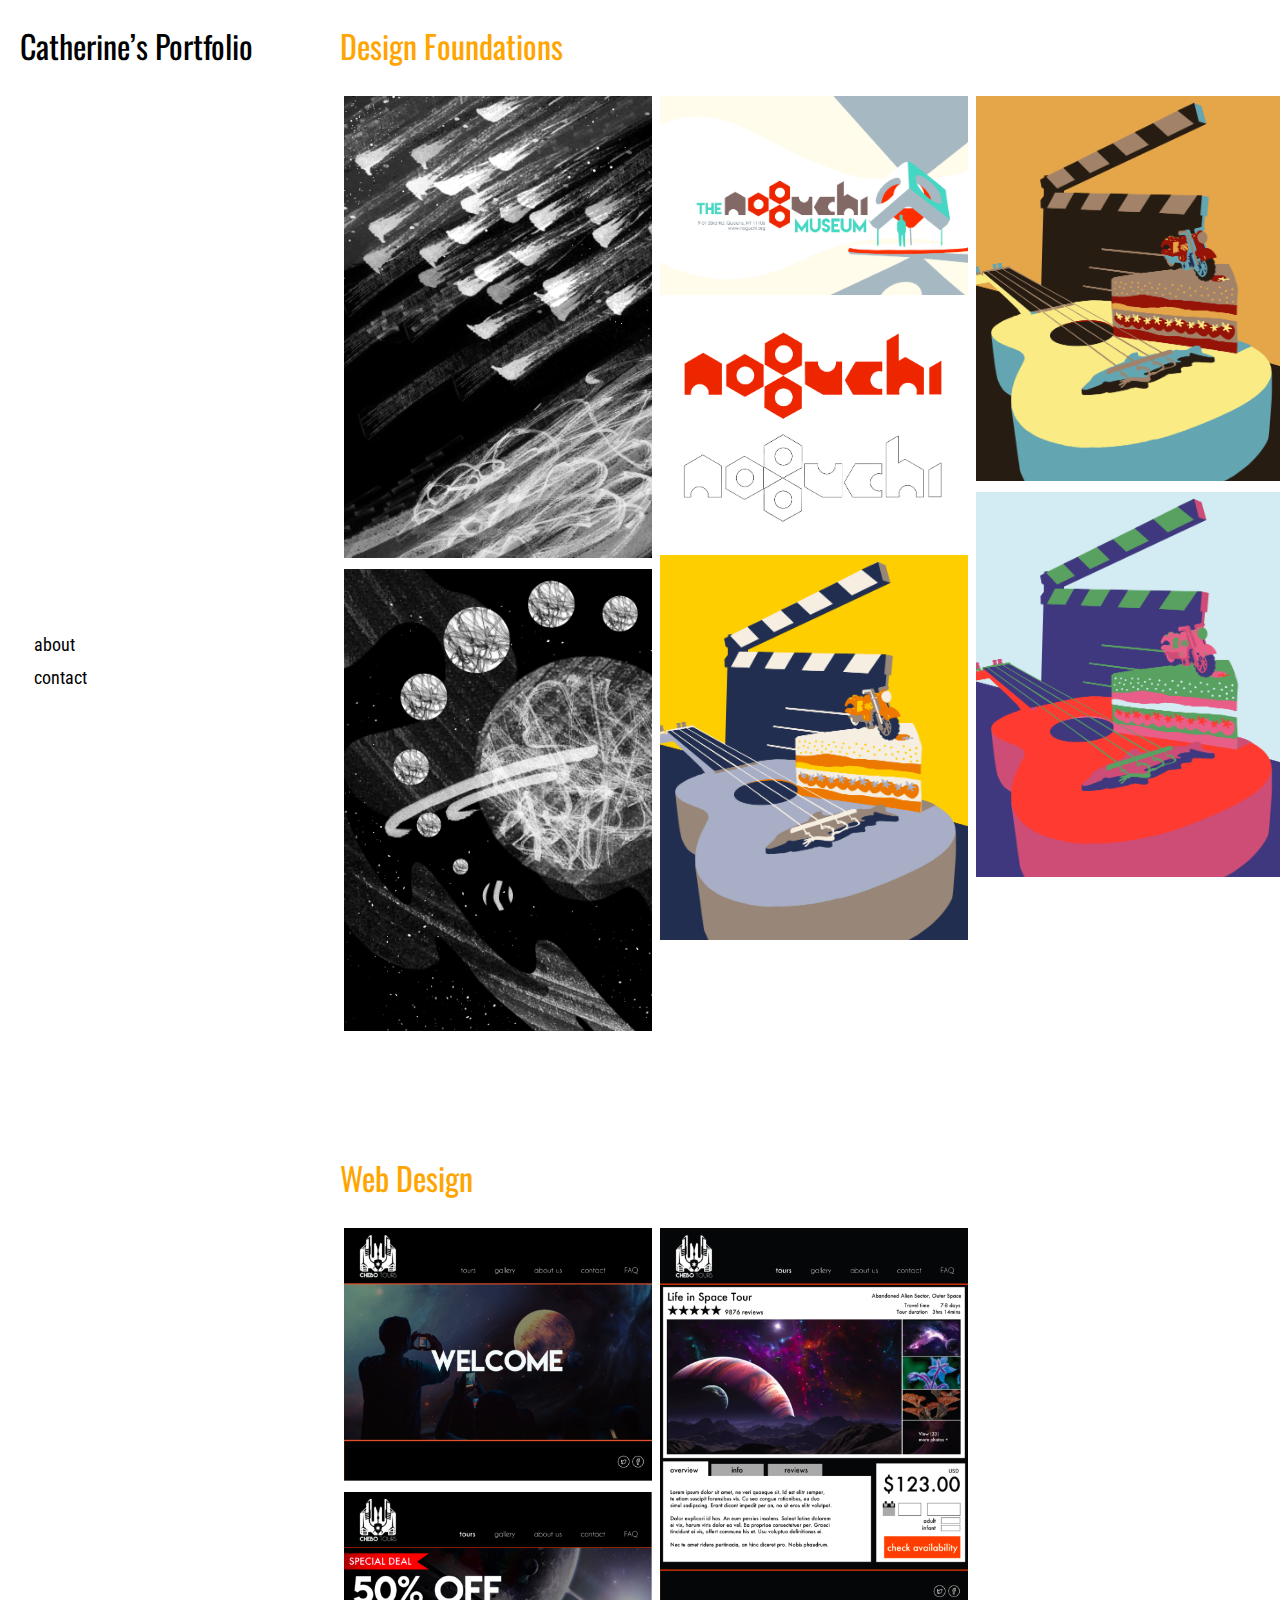
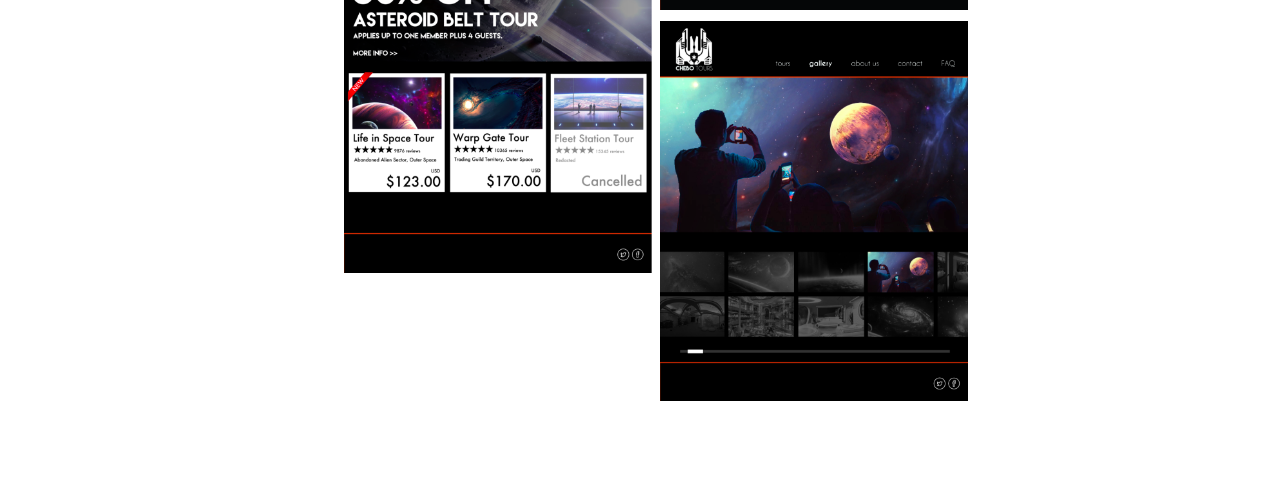
<file: index.html>
<!DOCTYPE html>
<html lang="en">
<head>
   <meta charset="utf-8">
   <meta name="viewport" content="width=device-width,initial-scale=1">
   <title>Home | Catherine’s Portfolio</title>
   <link rel="stylesheet" href="css/base.css">
   <link rel="stylesheet" href="css/style.css">
   <link href="https://fonts.googleapis.com/css?family=Oswald|Roboto+Condensed" rel="stylesheet">
</head>

<body>
<header>
   <aside>
   <a href="index.html" class="homebutton"><h1>Catherine’s Portfolio</h1></a>
   <div id="sidebar">
      <div id="section">
      <nav>
      <ul>
         <li><a href="aboutPage.html" class="button">about</a></li>
         <li><a href="contactPage.html" class="button">contact</a></li>
      </ul>
      </nav>
      </div>
   </div>
   </aside>
</header>

<div id="main">
   <h2>Design Foundations</h2>
<div id="designfoundations">
   <img src="img/texture collage 1.png" alt="Texture Collage"><img src="img/texture collages4.png" alt="Texture Collage"><img src="img/noguchi poster.png" alt="Noguchi Poster"><img src="img/final logotype.png" alt="Logotype"><img src="img/art deco cp.png" alt="Color Palette"><img src="img/italian baroque cp.png" alt="Color Palette"><img src="img/pop art cp.png" alt="Color Palette">
</div>
   <h2>Web Design</h2>
<div id="webdesign">
   <img src="img/space site 1.png" alt="site welcome"><img src="img/space site 2.png" alt="site tours"><img src="img/space site 3.png" alt="site tour guide"><img src="img/space site 4.png" alt="site gallery">
</div>
</div>

</body>
</file>
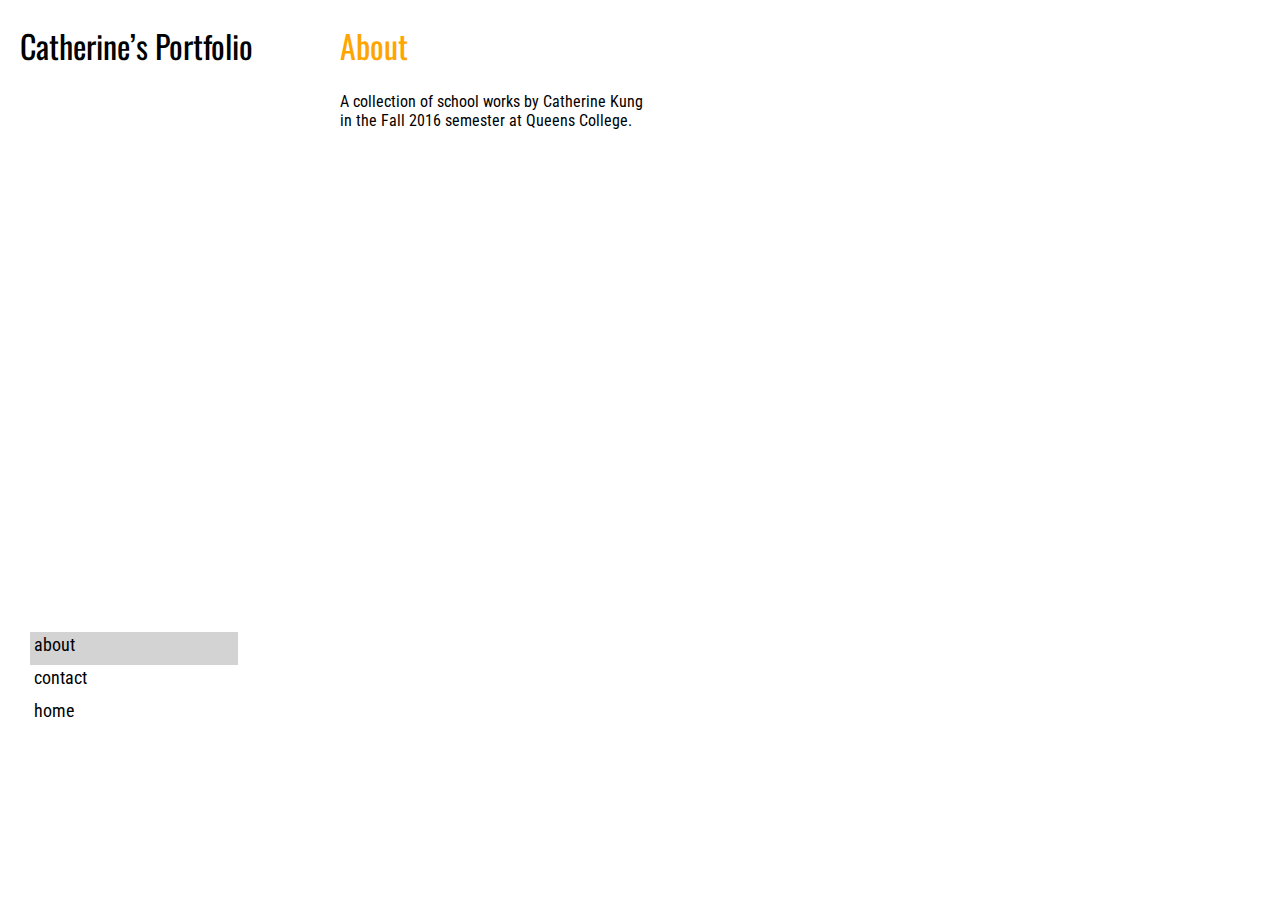
<file: aboutPage.html>
<!DOCTYPE html>
<html lang="en">
<head>
   <meta charset="utf-8">
   <meta name="viewport" content="width=device-width,initial-scale=1">
   <title>About | Catherine’s Portfolio</title>
   <link rel="stylesheet" href="css/base.css">
   <link rel="stylesheet" href="css/style.css">
   <link href="https://fonts.googleapis.com/css?family=Oswald|Roboto+Condensed" rel="stylesheet">
</head>

<body>
<header>
   <aside>
   <a href="index.html" class="homebutton"><h1>Catherine’s Portfolio</h1></a>
   <div id="sidebar">
      <div id="section">
      <nav>
      <ul>
         <li id="active"><a href="aboutPage.html" class="button">about</a></li>
         <li><a href="contactPage.html" class="button">contact</a></li>
         <li><a href="index.html" class="button">home</a></li>
      </ul>
      </nav>
      </div>
   </div>
   </aside>
</header>

<div id="main">
	<h2>About</h2>
<div id="content">
	<p>A collection of school works by Catherine Kung in the Fall 2016 semester at Queens College.</p>
</div>

</body>
</file>
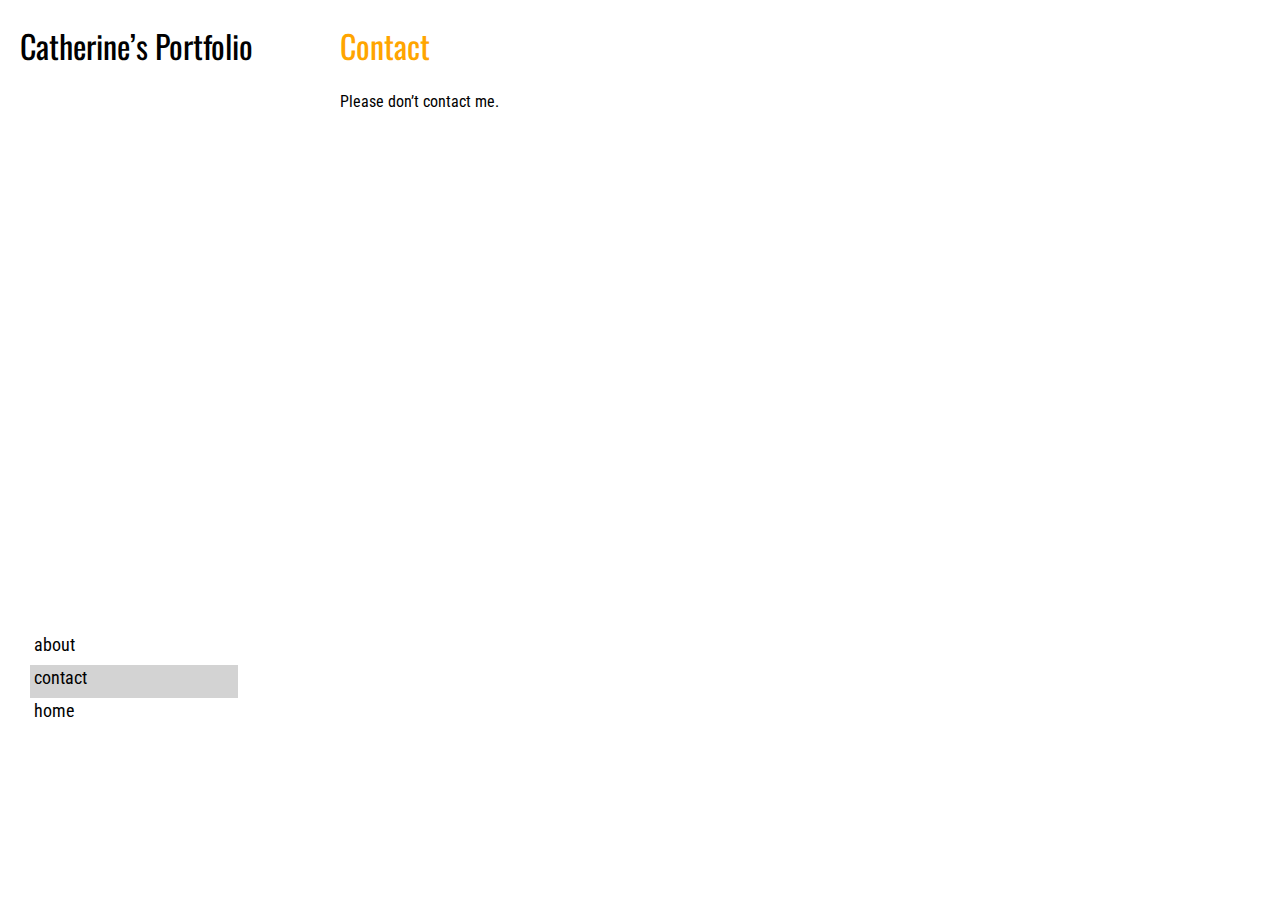
<file: contactPage.html>
<!DOCTYPE html>
<html lang="en">
<head>
   <meta charset="utf-8">
   <meta name="viewport" content="width=device-width,initial-scale=1">
   <title>Contact | Catherine’s Portfolio</title>
   <link rel="stylesheet" href="css/base.css">
   <link rel="stylesheet" href="css/style.css">
   <link href="https://fonts.googleapis.com/css?family=Oswald|Roboto+Condensed" rel="stylesheet">
</head>

<body>
<header>
   <aside>
   <a href="index.html" class="homebutton"><h1>Catherine’s Portfolio</h1></a>
   <div id="sidebar">
      <div id="section">
      <nav>
      <ul>
         <li><a href="aboutPage.html" class="button">about</a></li>
         <li id="active"><a href="contactPage.html" class="button">contact</a></li>
         <li><a href="index.html" class="button">home</a></li>
      </ul>
      </nav>
      </div>
   </div>
   </aside>
</header>

<div id="main">
	<h2>Contact</h2>
<div id="content">
	<p>Please don’t contact me.</p>
</div>

</body>
</file>
<file: css/style.css>
html, body {
    background-color: white;
}

body header {
    width: 270px;
    position: fixed;
    float: left;
    background-color: white;
    height: 100%;
    padding: 30px 20px 10px;
}

#sidebar{
    padding: 50px 10px;
}

h1{
    font-family: 'Oswald', sans-serif;
    font-size: 2em;
}

h2{
    font-family: 'Oswald', sans-serif;
    font-size: 2em;
    padding: 30px 0px 30px;
    color: orange;
}

#section{
    position: relative;
    padding-top: 520px;
    background-color: white;

}

li{
    font-family: 'Roboto Condensed', sans-serif;
    font-size: 18px;
}

a{
    color: black;
    text-decoration: none;
}

.button{
    display: block;
    height: 25px;
    width: 200px;
    padding: 4px;
    background-color: white;
    transition: background 0.4s ease;
}

.button:hover{
    background-color: lightgrey;
}

#active .button{
    background-color: lightgrey;
}

#main{
    float: left;
    padding-left: 340px;
}

#designfoundations, #webdesign, #content{
    position: relative;
    column-count: 3;
    column-gap: 8px;
    -moz-column-count:3;
    padding-bottom: 10%;
}

#content p{
    position: relative;
    font-family: 'Roboto Condensed', sans-serif;
    display: inline-block;
    line-height: 1.2em;
}

#main img{
    display: inline;
    background-color: none;
    width: 100%;
    padding: 4px;
}
</file>
<file: css/base.css>
/* http://meyerweb.com/eric/tools/css/reset/ 
   v2.0 | 20110126
   License: none (public domain)
*/

html, body, div, span, applet, object, iframe,
h1, h2, h3, h4, h5, h6, p, blockquote, pre,
a, abbr, acronym, address, big, cite, code,
del, dfn, em, img, ins, kbd, q, s, samp,
small, strike, strong, sub, sup, tt, var,
b, u, i, center,
dl, dt, dd, ol, ul, li,
fieldset, form, label, legend,
table, caption, tbody, tfoot, thead, tr, th, td,
article, aside, canvas, details, embed, 
figure, figcaption, footer, header, hgroup, 
menu, nav, output, ruby, section, summary,
time, mark, audio, video {
	margin: 0;
	padding: 0;
	border: 0;
	font-size: 100%;
	font: inherit;
	vertical-align: baseline;
}
/* HTML5 display-role reset for older browsers */
article, aside, details, figcaption, figure, 
footer, header, hgroup, menu, nav, section {
	display: block;
}
body {
	line-height: 1;
}
ol, ul {
	list-style: none;
}
blockquote, q {
	quotes: none;
}
blockquote:before, blockquote:after,
q:before, q:after {
	content: '';
	content: none;
}
table {
	border-collapse: collapse;
	border-spacing: 0;
}
</file>
